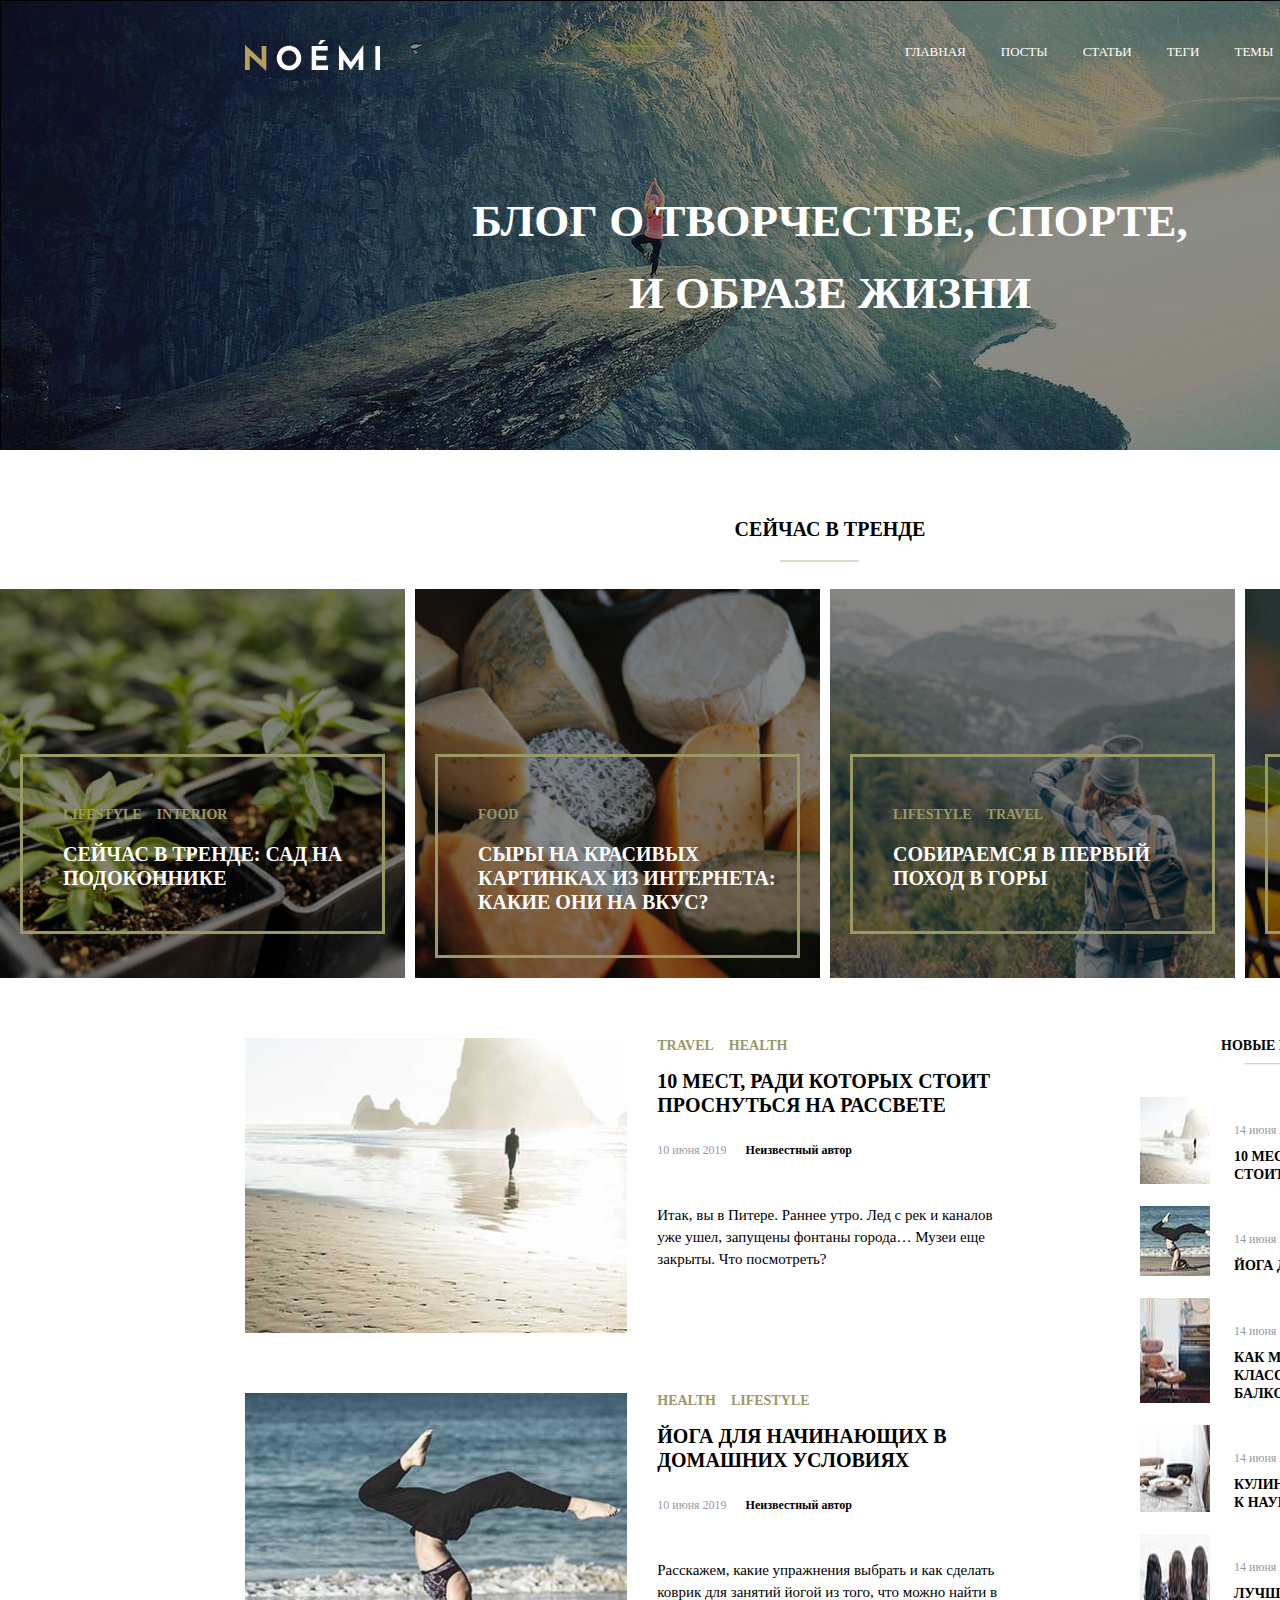
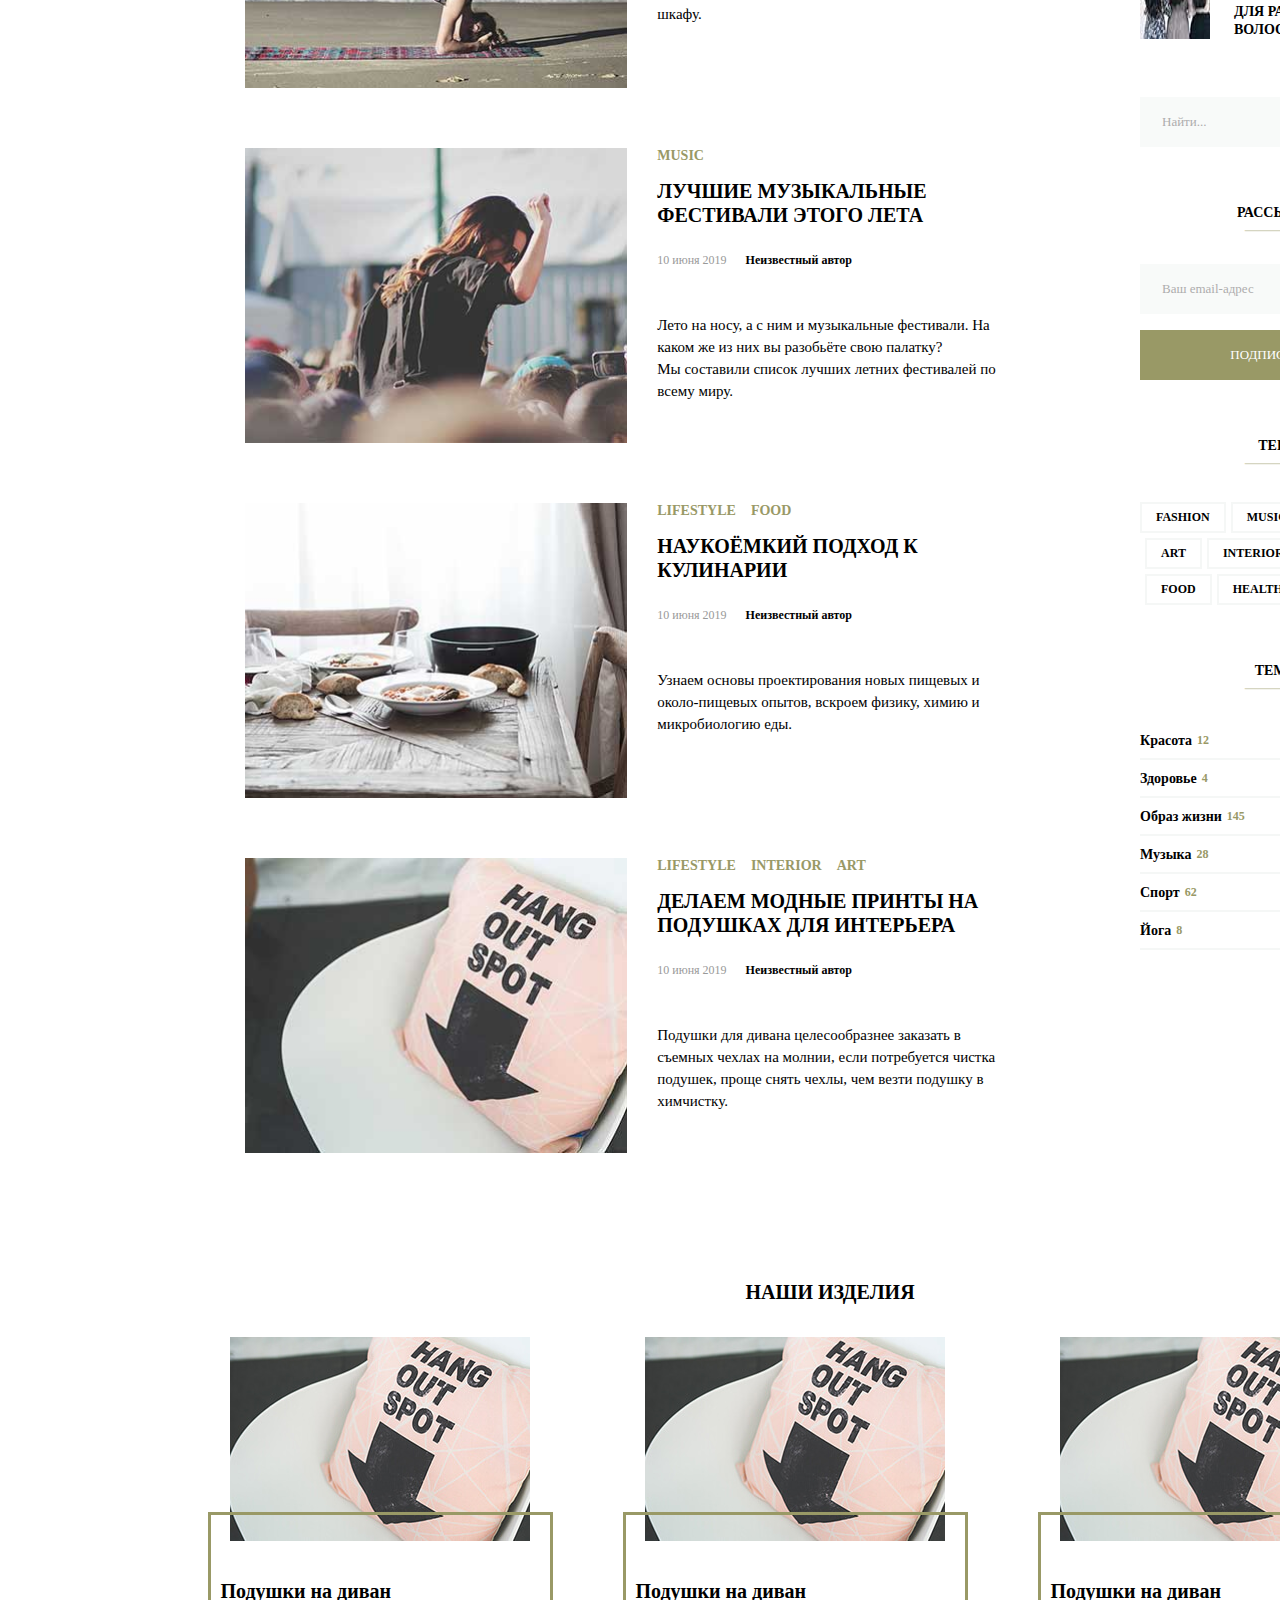
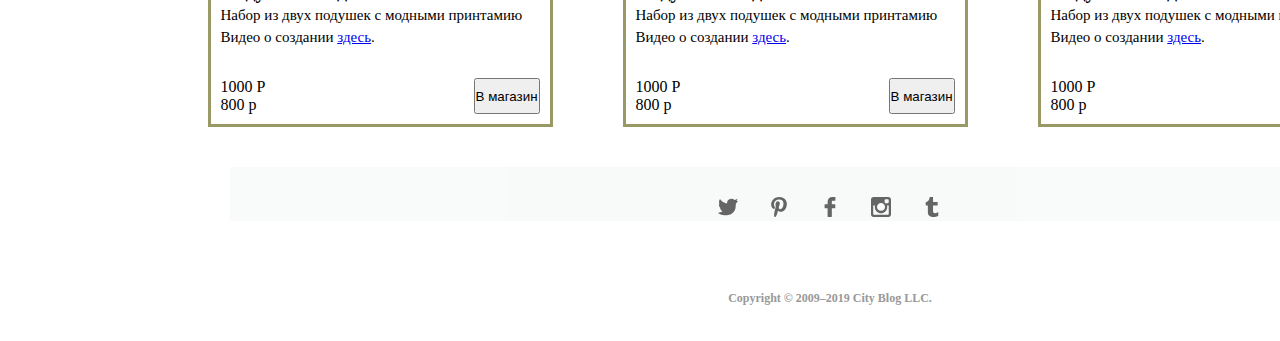
<file: index.html>
<!DOCTYPE html>
<html lang="ru">
  <head>
    <meta charset="UTF-8" />
    <meta name="viewport" content="width=device-width, initial-scale=1.0" />
    <meta
      name="Description"
      content="Автор: Ast8rix, NOEMI Блог о творчестве,спорте и образе жизни, Дипломный проект на курсе «HTML-вёрстка: с нуля до первого макета»"
    />
    <link rel="stylesheet" href="./css/style.css" />
    <title>Автор: Ast8rix, NOEMI Блог о творчестве,спорте и образе жизни</title>
  </head>
<body class="page">
<header class="header">
  <div class="header__container">
    <div class="header__logo">
      <img src="./svg/noemi-logo.svg" alt="логотип NOEMI">
    </div>
    <nav class="header__menu">
      <ul>
        <li class="header__menu-item">
          <a href="#">Главная</a>
        </li>
        <li class="header__menu-item">
          <a href="#">Посты</a>
        </li>
        <li class="header__menu-item">
          <a href="#">Статьи</a>
        </li>
        <li class="header__menu-item">
          <a href="#">Теги</a>
        </li>
        <li class="header__menu-item">
          <a href="#">Темы</a>
          </li>
        <li class="header__menu-item">
          <a href="#">Контакты</a>
          </li>
      </ul>
    </nav>
  </div>
  <h1 class="header__title">Блог о творчестве, спорте, и образе жизни</h1>
</header>

<section class="trends">
  <div class="trends__container">
    <h2 class="trends__title">
      Сейчас в тренде
    </h2>
    <div class="trends__cards">
      <div class="trends__card trends__card-one">
        <div class="trends__text">
          <ul class="trends__post-hashtags">
            <li>
              <a href="#" class="trends__post-hashtags-item">Lifestyle</a>
            </li>
            <li>
              <a href="#" class="trends__post-hashtags-item">Interior</a>
            </li>
          </ul>
          <h2 class="trends__post-title"><a href="#">Сейчас в тренде: сад 
            на подоконнике</a></h2>
        </div>
      </div>
      <div class="trends__card trends__card-two">
        <div class="trends__text">
          <ul class="trends__post-hashtags">
            <li>
              <a href="#" class="trends__post-hashtags-item">Food</a>
            </li>
          </ul>
          <h2 class="trends__post-title"><a href="#">сыры на красивых 
            картинках из интернета:
            какие они на вкус?</a></h2>
        </div>
      </div>
      <div class="trends__card trends__card-three">
        <div class="trends__text">
          <ul class="trends__post-hashtags">
            <li>
              <a href="#" class="trends__post-hashtags-item">lifestyle</a>
            </li>
            <li>
              <a href="#" class="trends__post-hashtags-item">Travel</a>
            </li>
          </ul>
          <h2 class="trends__post-title"><a href="#">Собираемся в первый поход в горы</a></h2>
        </div>
      </div>
      <div class="trends__card trends__card-four">
        <div class="trends__text">
          <ul class="trends__post-hashtags">
            <li>
              <a href="#" class="trends__post-hashtags-item">Food</a>
            </li>
            <li>
              <a href="#" class="trends__post-hashtags-item">Health</a>
            </li>
          </ul>
          <h2 class="trends__post-title"><a href="#">Сейчас в тренде: сколько витамина С в лимонах?</a></h2>
        </div>
      </div>
    </div>
  </div>
</section>

<section class="content">
  <main class="main">
    <article class="main__post">
      <img src="./images/last-post1.jpg" alt="пляж,океан, человек и скала" class="main__post-img">
      <div class="main__post-article">
        <div class="main__post-article-header">
          <ul class="main__post-hashtags">
            <li>
              <a href="#" class="main__post-hashtags-item">Travel</a>
            </li>
            <li>
              <a href="#" class="main__post-hashtags-item">Health</a>
            </li>
          </ul>
          <h2 class="main__post-title"><a href="#">10 мест, ради которых стоит проснуться на рассвете</a></h2>
          <span class="main__post-data">10 июня 2019</span>
          <span class="main__post-author">Неизвестный автор</span>
        </div>
        <p class="main__post-description">Итак, вы в Питере. Раннее утро. Лед с рек и каналов уже ушел, запущены фонтаны города… Музеи еще закрыты. Что посмотреть?</p>
      </div>
    </article>
    <article class="main__post">
      <img src="./images/last-post2.jpg" alt="девушка занимается йогой" class="main__post-img">
      <div class="main__post-article">
        <div class="main__post-article-header">
          <ul class="main__post-hashtags">
            <li>
              <a href="#" class="main__post-hashtags-item">Health</a>
            </li>
            <li>
              <a href="#" class="main__post-hashtags-item">Lifestyle</a>
            </li>
          </ul>
          <h2 class="main__post-title"><a href="#">ЙОга для начинающих в домашних условиях</a></h2>
          <span class="main__post-data">10 июня 2019</span>
          <span class="main__post-author">Неизвестный автор</span>
        </div>
        <p class="main__post-description">Расскажем, какие упражнения выбрать и как сделать коврик для занятий йогой из того, что можно найти в шкафу.</p>
      </div>
    </article>
    <article class="main__post">
      <img src="./images/last-post3.jpg" alt="люди на фестивале" class="main__post-img">
      <div class="main__post-article">
        <div class="main__post-article-header">
          <ul class="main__post-hashtags">
            <li>
              <a href="#" class="main__post-hashtags-item">Music</a>
            </li>
            <!-- <li>
              <a href="#" class="main__post-hashtags-item">Health</a>
            </li> -->
          </ul>
          <h2 class="main__post-title"><a href="#">Лучшие музыкальные фестивали этого лета</a></h2>
          <span class="main__post-data">10 июня 2019</span>
          <span class="main__post-author">Неизвестный автор</span>
        </div>
        <p class="main__post-description">Лето на носу, а с ним и музыкальные фестивали. На каком же из них вы разобьёте свою палатку?</p>
        <p class="main__post-description">Мы составили список лучших летних фестивалей по всему миру.</p>
      </div>
    </article>
    <article class="main__post">
      <img src="./images/last-post4.jpg" alt="утро, кухонный стол и завтрак" class="main__post-img">
      <div class="main__post-article">
        <div class="main__post-article-header">
          <ul class="main__post-hashtags">
            <li>
              <a href="#" class="main__post-hashtags-item">Lifestyle</a>
            </li>
            <li>
              <a href="#" class="main__post-hashtags-item">Food</a>
            </li>
          </ul>
          <h2 class="main__post-title"><a href="#">Наукоёмкий подход к кулинарии</a></h2>
          <span class="main__post-data">10 июня 2019</span>
          <span class="main__post-author">Неизвестный автор</span>
        </div>
        <p class="main__post-description">Узнаем основы проектирования новых пищевых и около-пищевых опытов, вскроем физику, химию и микробиологию еды.</p>
      </div>
    </article>
    <article class="main__post">
      <img src="./images/last-post5.jpg" alt="подушка с принтом" class="main__post-img">
      <div class="main__post-article">
        <div class="main__post-article-header">
          <ul class="main__post-hashtags">
            <li>
              <a href="#" class="main__post-hashtags-item">Lifestyle</a>
            </li>
            <li>
              <a href="#" class="main__post-hashtags-item">Interior</a>
            </li>
            <li>
              <a href="#" class="main__post-hashtags-item">Art</a>
            </li>
          </ul>
          <h2 class="main__post-title"><a href="#">делаем модные принты на подушках для интерьера </a></h2>
          <span class="main__post-data">10 июня 2019</span>
          <span class="main__post-author">Неизвестный автор</span>
        </div>
        <p class="main__post-description">Подушки для дивана целесообразнее заказать в съемных чехлах на молнии, если потребуется чистка подушек, проще снять чехлы, чем везти подушку в химчистку.</p>
      </div>
    </article>
    <!-- <article class="main__post">
      <img src="./images/last-post1.jpg" alt="люди на скале" class="main__post-img">
      <div class="main__post-article">
        <div class="main__post-article-header">
          <ul class="main__post-hashtags">
            <li>
              <a href="#" class="main__post-hashtags-item">Travel</a>
            </li>
            <li>
              <a href="#" class="main__post-hashtags-item">Lifestyle</a>
            </li>
          </ul>
          <h2 class="main__post-title"><a href="#">Как первый раз отправиться в горы?</a></h2>
          <span class="main__post-data">10 июня 2019</span>
          <span class="main__post-author">Неизвестный автор</span>
        </div>
        <p class="main__post-description">Для начала нужно определиться, в каком формате пройдёт ваше путешествие. Это зависит от многих факторов, не только от ваших желаний и интересов.</p>
      </div>
    </article>
    <article class="main__post">
      <img src="./images/last-post4.jpg" alt="утро, кухонный стол и завтрак" class="main__post-img">
      <div class="main__post-article">
        <div class="main__post-article-header">
          <ul class="main__post-hashtags">
            <li>
              <a href="#" class="main__post-hashtags-item">Lifestyle</a>
            </li>
            <li>
              <a href="#" class="main__post-hashtags-item">Food</a>
            </li>
          </ul>
          <h2 class="main__post-title"><a href="#">Наукоёмкий подход к кулинарии</a></h2>
          <span class="main__post-data">10 июня 2019</span>
          <span class="main__post-author">Неизвестный автор</span>
        </div>
        <p class="main__post-description">Узнаем основы проектирования новых пищевых и около-пищевых опытов, вскроем физику, химию и микробиологию еды.</p>
      </div>
    </article> -->
    </main>
    <aside class="side__bar">
      <section class="side__posts">
        <div class="side__posts-header">
          <h3 class="side__posts-name">Новые посты</h3>
        </div>
        <article class="side__post-article">
          <img src="./images/2.jpg" alt="пляж,океан, человек и скала" class="side__post-img">
          <div class="side__post-article-list">
            <span class="side__post-data">14 июня 2019</span>
            <a href="#" class="side__post-title">10 мест, ради которых
              стоит проснуться</a>
          </div>
        </article>
        <article class="side__post-article">
          <img src="./images/151.jpg" alt="девушка занимается йогой" class="side__post-img">
          <div class="side__post-article-list">
            <span class="side__post-data">14 июня 2019</span>
            <a href="#" class="side__post-title">Йога для домашних</a>
          </div>
        </article>
        <article class="side__post-article">
          <img src="./images/45.jpg" alt="балкон гостинная" class="side__post-img">
          <div class="side__post-article-list">
            <span class="side__post-data">14 июня 2019</span>
            <a href="#" class="side__post-title">как мы превратили классное место в балкон</a>
          </div>
        </article>
        <article class="side__post-article">
          <img src="./images/501.jpg" alt="утро, кухонный стол и завтрак" class="side__post-img">
          <div class="side__post-article-list">
            <span class="side__post-data">14 июня 2019</span>
            <a href="#" class="side__post-title">Кулинарный подход к науке</a>
          </div>
        </article>
        <article class="side__post-article">
          <img src="./images/7.jpg" alt="девушки с распущенными волосами" class="side__post-img">
          <div class="side__post-article-list">
            <span class="side__post-data">14 июня 2019</span>
            <a href="#" class="side__post-title">лучшие прически для распущенных волос</a>
          </div>
        </article>
      </section>
      <section class="side__posts">
        <form class="search__section">
          <label class="search__section-group">
            <span class="search__hint visually__hiden">Не можете найти? Воспользуйтесь поиском</span>
            <input type="text" class="search__section-group-field" name="query" placeholder="Найти..." required>
          </label>
          <button class="search__button"></button>
        </form>
      </section>
      <section class="side__posts">
        <div class="side__posts-header">
          <h3 class="side__posts-name">Рассылка</h3>
        </div>
        <form class="form__group">
          <label class="field__group">
            <span class="search__hint visually__hiden">Введите Ваш электронный адрес</span>
            <input type="email" class="field__email-address" placeholder="Ваш email-адрес" required>
          </label>
          <button class="field__button">Подписаться</button>
        </form>
      </section>
      <section class="side__posts">
        <div class="side__posts-header">
          <h3 class="side__posts-name">Теги</h3>
        </div>
        <div class="tags__container">
          <a href="#" class="tags__item">Fashion</a>
          <a href="#" class="tags__item">Music</a>
          <a href="#" class="tags__item">Lifestyle</a>
          <a href="#" class="tags__item">Art</a>
          <a href="#" class="tags__item">Interior</a>
          <a href="#" class="tags__item">Travel</a>
          <a href="#" class="tags__item">Food</a>
          <a href="#" class="tags__item">Health</a>
        </div>
      </section>
      <section class="side__posts">
        <div class="side__posts-header">
          <h3 class="side__posts-name">Темы</h3>
        </div>
        <div class="categories__container">
          <a href="#0" class="categories__item">Красота</a>
          <span class="categories__item-number">12</span>
        </div>
        <div class="categories__container">
          <a href="#0" class="categories__item">Здоровье</a>
          <span class="categories__item-number">4</span>
        </div>
        <div class="categories__container">
          <a href="#0" class="categories__item">Образ жизни</a>
          <span class="categories__item-number">145</span>
        </div>
        <div class="categories__container">
          <a href="#0" class="categories__item">Музыка</a>
          <span class="categories__item-number">28</span>
        </div>
        <div class="categories__container">
          <a href="#0" class="categories__item">Спорт</a>
          <span class="categories__item-number">62</span>
        </div>
        <div class="categories__container">
          <a href="#0" class="categories__item">Йога</a>
          <span class="categories__item-number">8</span>
        </div>
      </section>
    </aside>
  </section>

  <section class="shop">
    <div class="shop__container">
      <h2 class="trends__title">
        Наши изделия
      </h2>
      <div class="shop__cards">
        <div class="shop__card">
          <img src="/images/shop-item-desk1.jpg" alt="" class="shop__item">
          <div class="shop__caption">
            <h3 class="shop__subtitle">
              Подушки на диван
            </h3>
            <p class="shop__text">
              Набор из двух подушек с модными принтамию Видео о создании <a href="#0">здесь</a>.
            </p>
            <div class="shop__price">
              <div>
                  <span>
                1000 Р
                  </span>
                  <span>
                800 р
                  </span>
            </div>
              <button>
                В магазин
              </button>
            </div>
          </div>
        </div>
        <div class="shop__card">
          <img src="/images/shop-item-desk1.jpg" alt="" class="shop__item">
          <div class="shop__caption">
            <h3 class="shop__subtitle">
              Подушки на диван
            </h3>
            <p class="shop__text">
              Набор из двух подушек с модными принтамию Видео о создании <a href="#0">здесь</a>.
            </p>
            <div class="shop__price">
              <div>
                  <span>
                1000 Р
                  </span>
                  <span>
                800 р
                  </span>
            </div>
              <button>
                В магазин
              </button>
            </div>
          </div>
        </div>
        <div class="shop__card">
          <img src="/images/shop-item-desk1.jpg" alt="" class="shop__item">
          <div class="shop__caption">
            <h3 class="shop__subtitle">
              Подушки на диван
            </h3>
            <p class="shop__text">
              Набор из двух подушек с модными принтамию Видео о создании <a href="#0">здесь</a>.
            </p>
            <div class="shop__price">
              <div>
                  <span>
                1000 Р
                  </span>
                  <span>
                800 р
                  </span>
            </div>
              <button>
                В магазин
              </button>
            </div>
          </div>
        </div>
      </div>
    </div>
  </section>

  <footer class="footer">
    <address class="footer__container">
      <ul class="footer__social-list">
        <li class="footer__social-item">
          <a href="#0" class="footer__social-link twitter">
            <span class="footer__social-text visually__hiden">twitter</span>
          </a>
        </li>
        <li class="footer__social-item">
          <a href="#0" class="footer__social-link printerest">
            <span class="footer__social-text visually__hiden">printerest</span>
          </a>
        </li>
        <li class="footer__social-item">
          <a href="#0" class="footer__social-link facebook">
            <span class="footer__social-text visually__hiden">facebook</span>
          </a>
        </li>
        <li class="footer__social-item">
          <a href="#0" class="footer__social-link instagram">
            <span class="footer__social-text visually__hiden">instagram</span>
          </a>
        </li>
        <li class="footer__social-item">
          <a href="#0" class="footer__social-link tumblr">
            <span class="footer__social-text visually__hiden">tumblr</span>
          </a>
        </li>
      </ul>
    </address>
    <a href="#0" class="footer__copyright">Copyright © 2009–2019 City Blog LLC.</a>
  </footer>
</body>
</html>
</file>
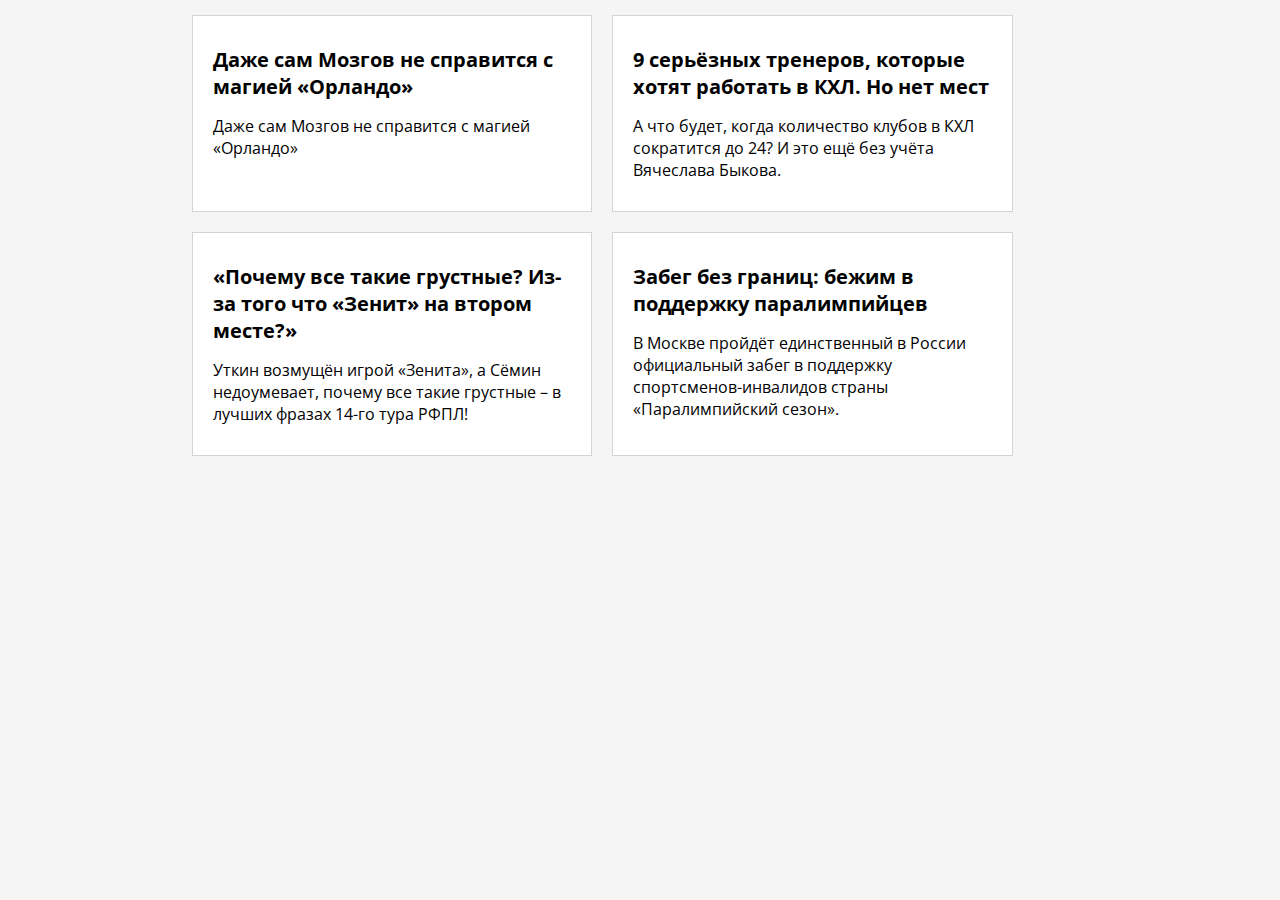
<file: 1.2.fluid-images/news/index.html>
<!DOCTYPE html>
<html lang="ru">
<head>
    <meta charset="UTF-8">
    <meta name="viewport" content="width=device-width, initial-scale=1.0">
    <meta http-equiv="X-UA-Compatible" content="ie=edge">
    <title>MQ–1.2. Задача 1 — Новостные карточки</title>
    <link rel="stylesheet" href="https://fonts.googleapis.com/css?family=Open+Sans:300,400">
    <link rel="stylesheet" href="./css/news-common.css">
    <link rel="stylesheet" href="./css/news.css">
    <link rel="shortcut icon" href="../../favicon.ico" type="image/x-icon">
</head>
<body>
<div class="container">
    <article class="card">
        <h3 class="card__title">Даже сам Мозгов не справится с магией «Орландо»</h3>
        <div class="card__description">
            <p>Даже сам Мозгов не справится с магией «Орландо»</p>
        </div>
    </article>
    <article class="card">
        <h3 class="card__title">9 серьёзных тренеров, которые хотят работать в КХЛ. Но нет мест</h3>
        <div class="card__description">
            <p>А что будет, когда количество клубов в КХЛ сократится до 24? И это ещё без учёта Вячеслава Быкова.</p>
        </div>
    </article>
    <article class="card">
        <h3 class="card__title">«Почему все такие грустные? Из-за того что «Зенит» на втором месте?»</h3>
        <div class="card__description">
            <p>Уткин возмущён игрой «Зенита», а Сёмин недоумевает, почему все такие грустные – в лучших фразах 14-го
                тура РФПЛ!</p>
        </div>
    </article>
    <article class="card">
        <h3 class="card__title">Забег без границ: бежим в поддержку паралимпийцев</h3>
        <div class="card__description">
            <p>В Москве пройдёт единственный в России официальный забег в поддержку спортсменов-инвалидов страны
                «Паралимпийский сезон».</p>
        </div>
    </article>
</div>
</body>
</html>
</file>
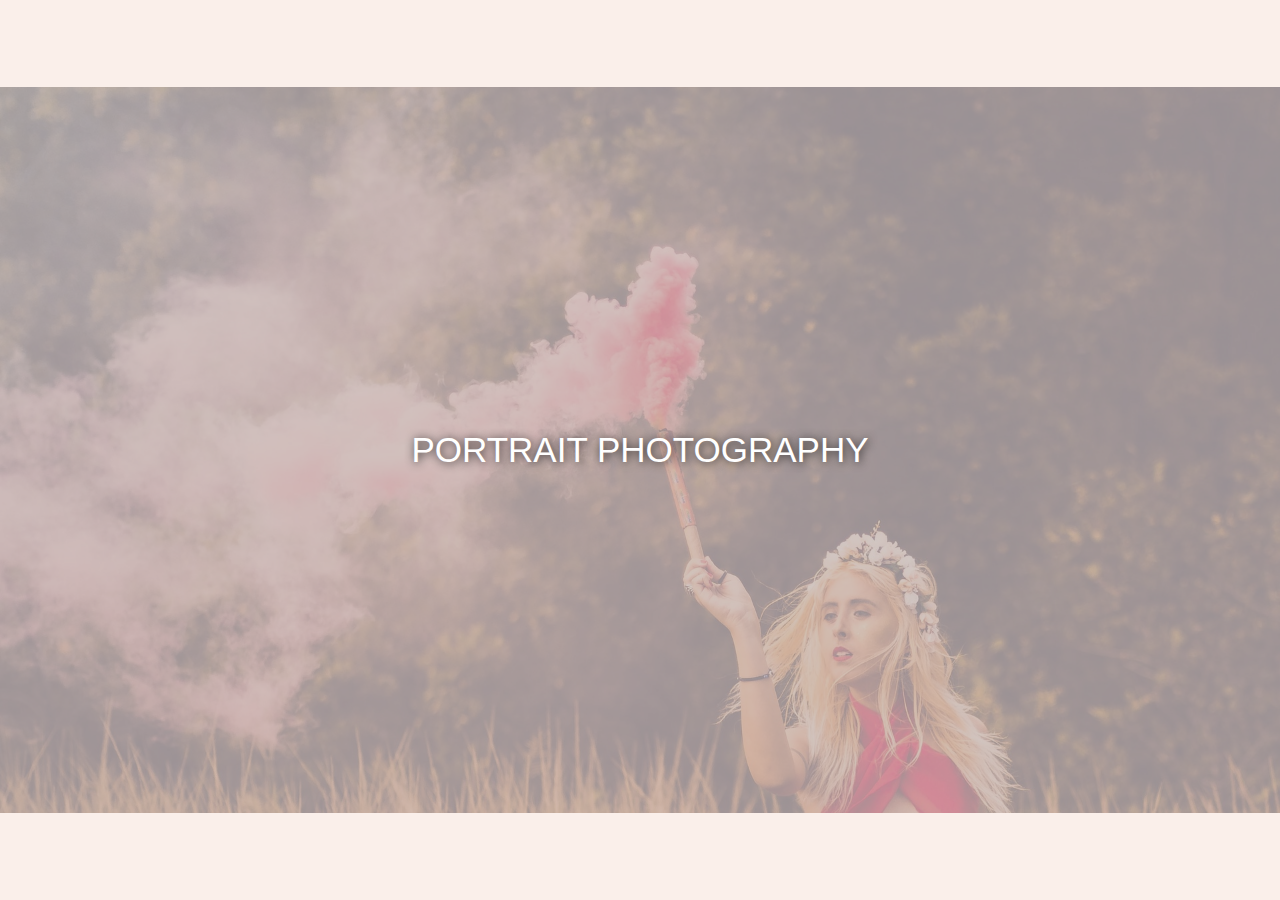
<file: 1.2.fluid-images/portrait/index.html>
<!DOCTYPE html>
<html lang="ru">
<head>
    <meta charset="UTF-8">
    <meta name="viewport" content="width=device-width, initial-scale=1.0">
    <meta http-equiv="X-UA-Compatible" content="ie=edge">
    <title>MQ–1.2. Задача 2 — Портрет</title>
    <link rel="stylesheet" href="./css/portrait-common.css">
    <link rel="stylesheet" href="./css/portrait.css">
    <link rel="shortcut icon" href="../../favicon.ico" type="image/x-icon">
</head>
<body>
<div class="page">
    <div class="container">
        <img src="./img/poster.jpg" class="poster" alt="Портрет девушки">
        <span class="caption">Portrait Photography</span>
    </div>
</div>
</body>
</html>
</file>
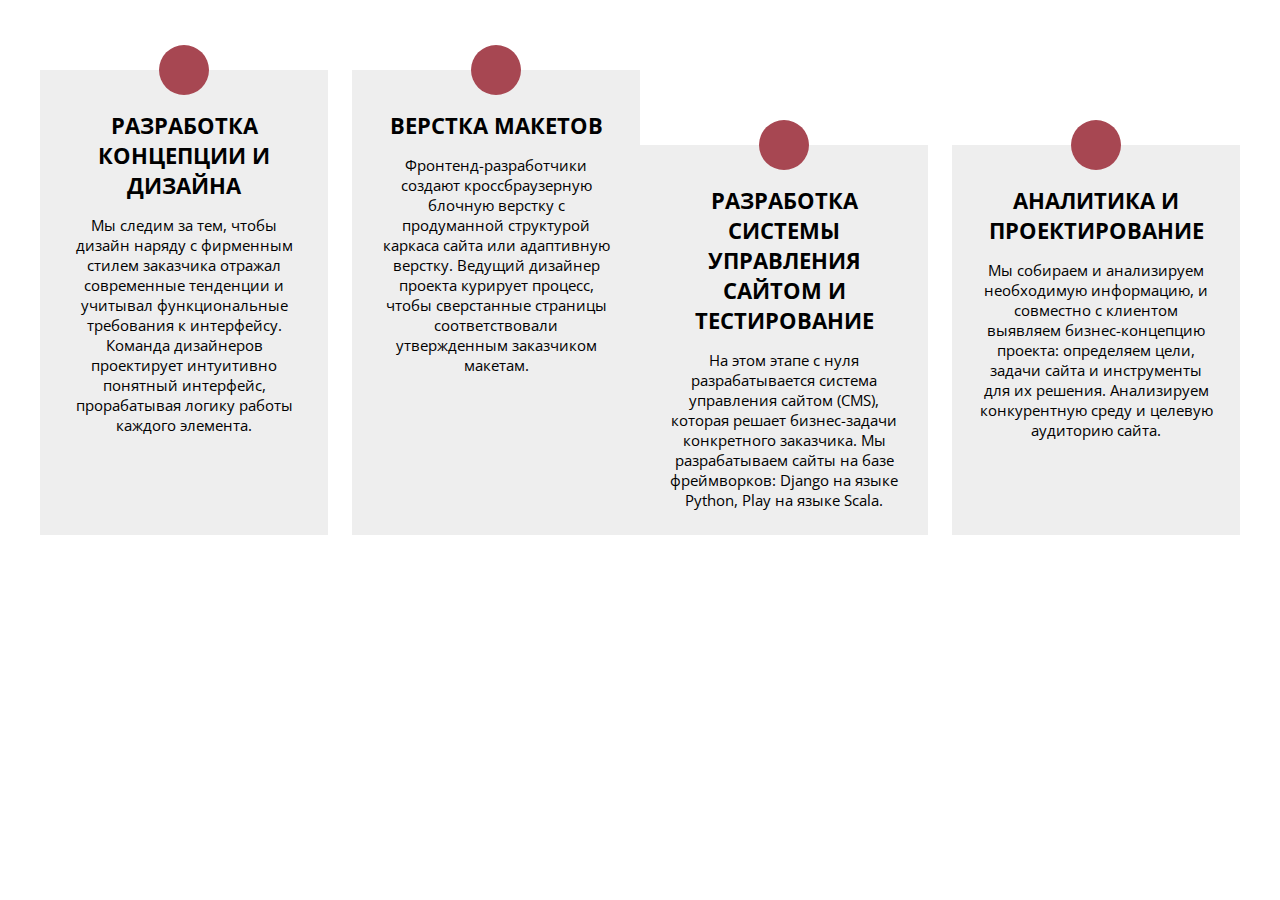
<file: 2.1.media-types/services/index.html>
<!DOCTYPE html>
<html lang="ru">
<head>
    <meta charset="UTF-8">
    <meta name="viewport" content="width=device-width, initial-scale=1.0">
    <meta http-equiv="X-UA-Compatible" content="ie=edge">
    <title>MQ-2.1.Задача 1 - Услуги компании</title>
    <link rel="stylesheet" href="https://fonts.googleapis.com/css?family=Open+Sans:400,700">
    <link rel="stylesheet" href="css/services-common.css">
    <link rel="stylesheet" href="css/services.css">
    <link rel="shortcut icon" href="../../favicon.ico" type="image/x-icon">

</head>
<body>
<div class="services">
    <article class="service service_design">
        <h4 class="service__name">Разработка концепции и дизайна</h4>
        <div class="service__description">
            <p>Мы следим за тем, чтобы дизайн наряду с фирменным стилем заказчика отражал современные тенденции и учитывал функциональные требования к интерфейсу. Команда дизайнеров проектирует интуитивно понятный интерфейс, прорабатывая логику работы каждого элемента.</p>
        </div>
    </article>
    <article class="service service_html5">
        <h4 class="service__name">Верстка макетов</h4>
        <div class="service__description">
            <p>Фронтенд-разработчики создают кроссбраузерную блочную верстку с продуманной структурой каркаса сайта или адаптивную верстку. Ведущий дизайнер проекта курирует процесс, чтобы сверстанные страницы соответствовали утвержденным заказчиком макетам.</p>
        </div>
    </article>
    <article class="service service_backend">
        <h4 class="service__name">Разработка системы управления сайтом и тестирование</h4>
        <div class="service__description">
            <p>На этом этапе с нуля разрабатывается система управления сайтом (CMS), которая решает бизнес-задачи конкретного заказчика. Мы разрабатываем сайты на базе фреймворков: Django на языке Python, Play на языке Scala.</p>
        </div>
    </article>
    <article class="service service_analytics">
        <h4 class="service__name">Аналитика и проектирование</h4>
        <div class="service__description">
            <p>Мы собираем и анализируем необходимую информацию, и совместно с клиентом выявляем бизнес-концепцию проекта: определяем цели, задачи сайта и инструменты для их решения. Анализируем конкурентную среду и целевую аудиторию сайта.</p>
        </div>
    </article>
</div>
</body>
</html>
</file>
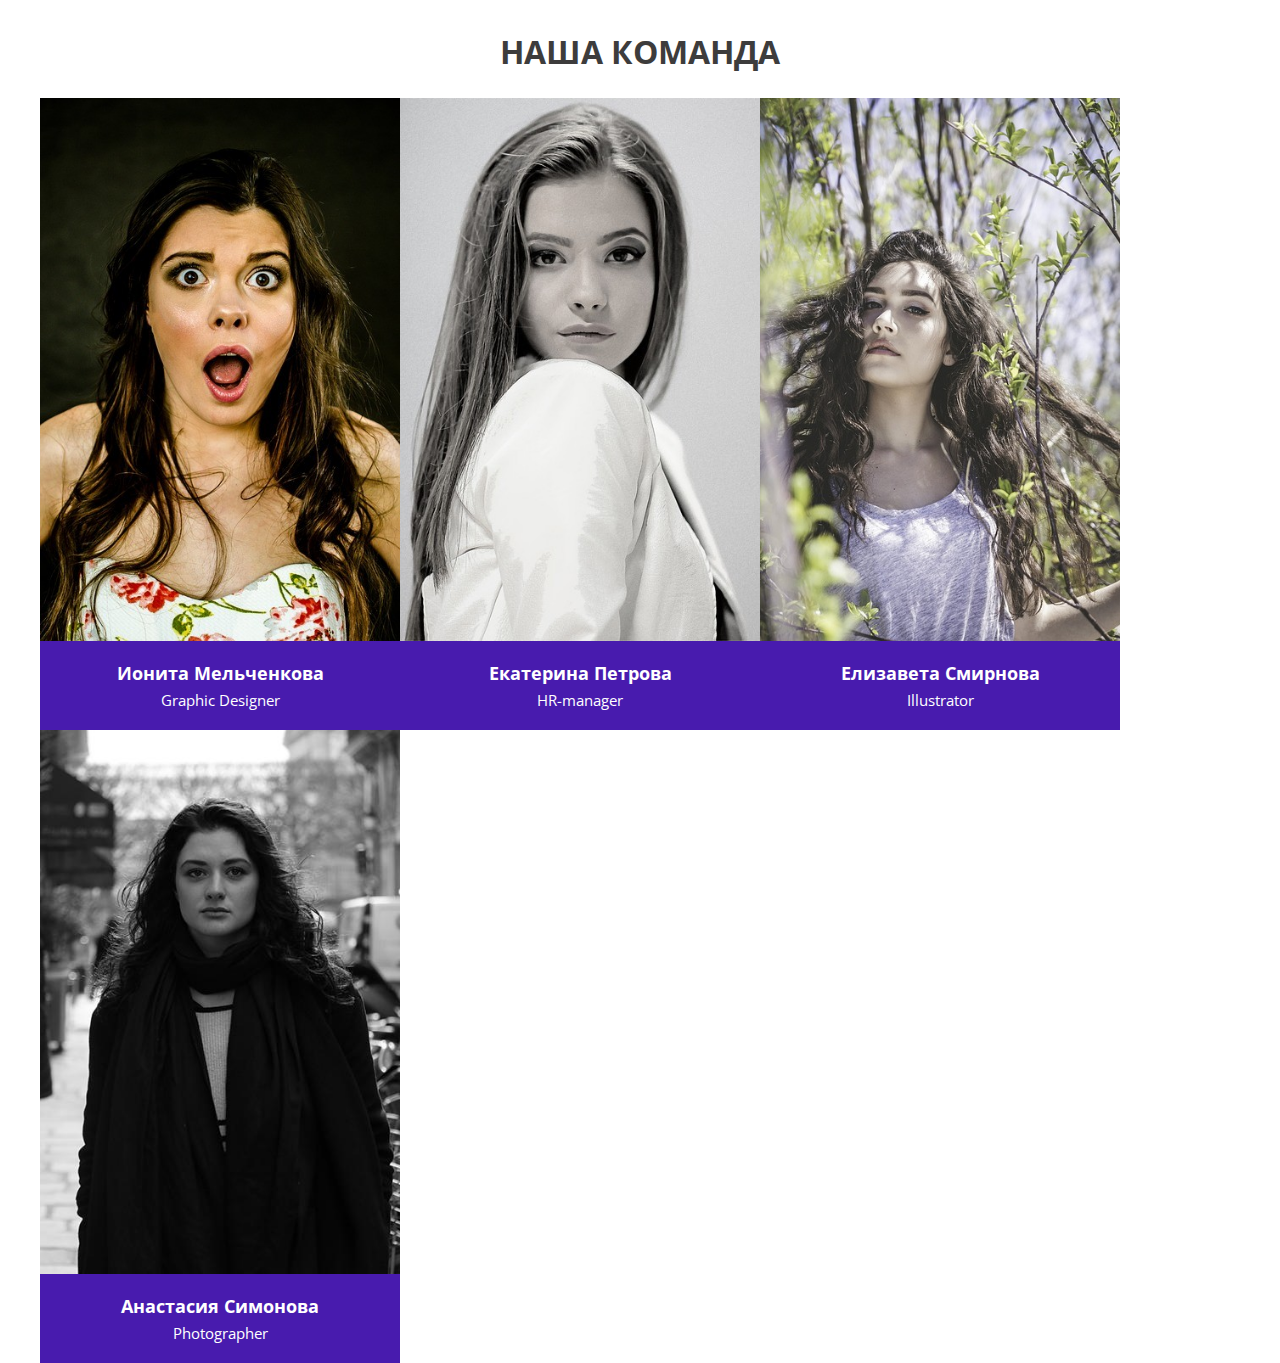
<file: 2.1.media-types/team/index.html>
<!DOCTYPE html>
<html lang="ru">
<head>
    <meta charset="UTF-8">
    <meta name="viewport" content="width=device-width, initial-scale=1.0">
    <meta http-equiv="X-UA-Compatible" content="ie=edge">
    <title>MQ-2.1. Задача 2 - Команда</title>
    <link rel="stylesheet" href="https://fonts.googleapis.com/css?family=Open+Sans:400,700">
    <link rel="stylesheet" href="css/team-common.css">
    <link rel="stylesheet" href="css/team.css">
    <link rel="shortcut icon" href="../../favicon.ico" type="image/x-icon">
</head>
<body>
<section class="team">
    <div class="container">
        <h2 class="title">Наша Команда</h2>
        <div class="team__container">
            <article class="team__item">
                <div class="team__preview">
                    <img src="img/girl2_424x640.jpg"
                         class="team__avatar"
                         alt="The demo photo">
                </div>
                <div class="team__content">
                    <h3 class="team__name">Ионита Мельченкова</h3>
                    <span class="team__post">Graphic Designer</span>
                </div>
            </article>
            <article class="team__item">
                <div class="team__preview">
                    <img src="img/girl3_424x640.jpg"
                         class="team__avatar"
                         alt="The demo photo">
                </div>
                <div class="team__content">
                    <h3 class="team__name">Екатерина Петрова</h3>
                    <span class="team__post">HR-manager</span>
                </div>
            </article>
            <article class="team__item">
                <div class="team__preview">
                    <img src="img/girl4_424x640.jpg"
                         class="team__avatar"
                         alt="The demo photo">
                </div>
                <div class="team__content">
                    <h3 class="team__name">Елизавета Смирнова</h3>
                    <span class="team__post">Illustrator</span>
                </div>
            </article>
            <article class="team__item">
                <div class="team__preview">
                    <img src="img/girl5_424x640.jpg"
                         class="team__avatar"
                         alt="The demo photo">
                </div>
                <div class="team__content">
                    <h3 class="team__name">Анастасия Симонова</h3>
                    <span class="team__post">Photographer</span>
                </div>
            </article>
        </div>
    </div>
</section>
</body>
</html>
</file>
<file: css/style.css>
* {
  padding: 0;
  margin: 0;
}

.page {
  width: 1660px;
  margin: 0 auto;
}
/*Block HEADER*/
.header {
  background-image: url(/images/banner-bg.jpg);
  background-repeat: no-repeat;
  background-size: cover;
  min-height: 450px;
  background-color: #000000;
  position: relative;
  top: 0;
  left: 0;
  right: 0;
  bottom: 0;
}

.header::after {
  content: "";
  background-color: #000000;
  position: absolute;
  top: 0;
  left: 0;
  right: 0;
  bottom: 0;
  opacity: 0.45;
}

.header__container {
  max-width: 1200px; /* максимальная ширина страницы */
  padding: 40px 15px 0px 15px; /* внутренние отступы */
  margin: 0 auto; /* выравнивание по центру */
  box-sizing: border-box;
  display: flex; /* выравниваем элементы по центру */
  justify-content: space-between; /* выравниваем элементы по горизонтали - крайние элементы прижимаются к краям родителя, оставшиеся выстраиваются внутри контейнера равномерно, так, чтобы между ними были одинаковые отступы.*/
  align-items: center; /* выравниваем элементы по вертикали - элементы выстраиваются по центру поперечной оси*/
}

.header__logo {
  width: 185px; /* ширина блока*/
  z-index: 1;
  position: relative;
}

.header__menu {
  margin-left: 525px;
  z-index: 1;
  position: relative;
}

.header__menu ul {
  list-style: none;
  display: flex;
  margin: 0;
  padding: 0 0 12px 0;
}

.header__menu-item {
  margin-right: 35px;
}

.header__menu-item:hover {
  opacity: 0.6;
  cursor: pointer;
}

.header__menu-item a {
  font-size: 13px;
  color: #ffffff;
  text-decoration: none;
  text-transform: uppercase;
}

.header__title {
  max-width: 740px;
  font-family: inherit;
  color: #ffffff;
  position: relative;
  z-index: 1;
  text-align: center;
  margin: 0 auto;
  padding-top: 110px;
  font-size: 45px;
  line-height: 1.6;
  font-weight: bold;
  text-transform: uppercase;
}

/*Block trends*/
.trends {
  padding-top: 65px;
}

.trends__container {
  position: relative;
  max-width: 1660px; /* максимальная ширина страницы */
  margin: 0 auto; /* выравнивание по центру */
  box-sizing: border-box;
  display: flex; /* выравниваем элементы по центру */
  flex-direction: column;
  justify-content: space-between; /* выравниваем элементы по горизонтали - крайние элементы прижимаются к краям родителя, оставшиеся выстраиваются внутри контейнера равномерно, так, чтобы между ними были одинаковые отступы.*/
  align-items: center; /* выравниваем элементы по вертикали - элементы выстраиваются по центру поперечной оси*/
}

.trends__title {
  font-size: 20px;
  color: #000000;
  font-weight: bold; 
  text-transform: uppercase;
  line-height: 29.15px; 
}

.trends__title::after {
  content: " ______ ";
  margin-right: auto;
  margin-left: auto;
  display: block;
  font-size: 26px;
  color: #999966;
  opacity: 0.4;
  position: absolute;
  top: 20px;
  left: 47%;
}

.trends__cards {
  display: flex;
  width: 1660px;
  padding-top: 45px;
}

.trends__card {
  display: block;
  width: 25%;
  min-height: 320px;
  margin-right: 10px;
  position: relative;
  top: 0;
  left: 0;
  right: 0;
  bottom: 0;
}

.trends__card-one {
  background-image: url(/images/trend1.jpg);
  background-repeat: no-repeat;
  background-size: cover;
  background-color: #000000;
  box-sizing: border-box;
}

.trends__card-two {
  background-image: url(/images/trend2.jpg);
  background-repeat: no-repeat;
  background-size: cover;
  background-color: #000000;
  box-sizing: border-box;
}

.trends__card-three {
  background-image: url(/images/trend3.jpg);
  background-repeat: no-repeat;
  background-size: cover;
  background-color: #000000;
  box-sizing: border-box;
}

.trends__card-four {
  background-image: url(/images/trend4.jpg);
  background-repeat: no-repeat;
  background-size: cover;
  background-color: #000000;
  box-sizing: border-box;
}

.trends__card:nth-last-of-type {
  margin-right: 0;
}

.trends__card::after {
  content: "";
  background-color: #000000;
  position: absolute;
  top: 0;
  left: 0;
  right: 0;
  bottom: 0;
  opacity: 0.45;
}

.trends__text {
  display: inline-block;
  width: auto;
  /* width: 370px;
  height: 140px; */
  border: 3px solid #999966;
  margin: 165px 20px 20px 20px;
  position: relative;
  z-index: 10;
}

.trends__post-hashtags {
  font-family: inherit;
  font-weight: bold;
  font-size: 14px;
  text-transform: uppercase;
  color: #999966;
  list-style-type: none;
  display: flex;
  justify-content: flex-start;
  padding-top: 50px;
  padding-left: 40px;
  padding-bottom: 20px;
  margin: 0;
  position: relative;
  z-index: 11;
}

.trends__post-hashtags-item {
  text-decoration: none;
  font-family: inherit;
  font-weight: bold;
  font-size: 14px;
  text-transform: uppercase;
  color: #999966;
  margin-right: 15px;
}

.trends__post-hashtags-item:nth-last-of-type(2) {
  margin-right: 0;
}

.trends__post-title {
  font-size: 20px;
  color: #ffffff;
  font-weight: bold;
  text-transform: uppercase;
  line-height: 23.99px;
  text-align: left;
  padding-left: 40px;
  padding-bottom: 40px;
}

.trends__post-title a {
  text-decoration: none;
  color: #ffffff;
}

/*BLock content*/
.content {
  width: 1200px;
  margin-top: 60px;
  margin-left: auto;
  margin-right: auto;
  padding-left: 15px;
  padding-right: 15px;
  display: flex;
  flex-wrap: wrap;
  box-sizing: border-box;
}

.main {
  width: 775px;
  box-sizing: border-box;
}

.main__post {
  display: flex;
  margin-bottom: 60px;
}

.main__post-img {
  height: 295px;
}

.main__post-article {
  margin-left: 30px;
}

.main__post-article-header {
  padding-bottom: 46px;
}

.main__post-hashtags {
  font-family: inherit;
  font-weight: bold;
  font-size: 14px;
  text-transform: uppercase;
  color: #999966;
  list-style-type: none;
  display: flex;
  justify-content: flex-start;
  padding: 0;
  margin: 0;
}

.main__post-hashtags-item {
  text-decoration: none;
  font-family: inherit;
  font-weight: bold;
  font-size: 14px;
  text-transform: uppercase;
  color: #999966;
  margin-right: 15px;
}

.main__post-hashtags-item:nth-last-of-type(2) {
  margin-right: 0;
}

.main__post-title a {
  display: block;
  margin-top: 15px;
  text-decoration: none;
  font-family: inherit;
  font-weight: bold;
  font-size: 20px;
  line-height: 24px;
  text-transform: uppercase;
  color: #000000;
  text-decoration: none;
}

.main__post-data {
  color: #999999;
  display: inline-block;
  margin-top: 26px;
  font-family: inherit;
  font-size: 12px;
}

.main__post-author {
  margin-left: 15px;
  font-weight: bold;
  color: #000000;
  display: inline-block;
  margin-top: 26px;
  font-family: inherit;
  font-size: 12px;
}

.main__post-description {
  font-family: inherit;
  font-size: 15px;
  line-height: 22px;
}

.side__bar {
  max-width: 275px;
  margin-left: 120px;
}

.side__posts {
  display: block;
}

.side__posts:nth-child(n + 2) {
  margin-top: 58px;
}

.side__posts-header {
  margin-bottom: 43px;
  position: relative;
}

.side__posts-header::after {
  content: " ______ ";
  margin-right: auto;
  margin-left: auto;
  display: block;
  font-size: 26px;
  color: #999966;
  opacity: 0.4;
  position: absolute;
  top: 0;
  left: 105px;
}

.side__posts-name {
  margin-top: 0;
  text-align: center;
  font-size: 14px;
  font-weight: bold;
  color: #000000;
  text-transform: uppercase;
}

.side__post-article {
  display: flex;
  box-sizing: border-box;
}

.side__post-article:nth-child(n + 2) {
  margin-top: 22px;
}

.side__post-img {
  max-width: 70px;
}

.side__post-article-list {
  margin-left: 24px;
}

.side__post-data {
  color: #999999;
  margin-top: 26px;
  font-family: inherit;
  font-size: 12px;
}

.side__post-title {
  display: block;
  font-family: inherit;
  font-size: 14px;
  font-weight: bold;
  line-height: 18px;
  text-transform: uppercase;
  text-decoration: none;
  color: #000000;
  margin-top: 10px;
}

.side__post-title:hover {
  opacity: 0.4;
  cursor: pointer;
  color: #999966;
}

.search__section {
  position: relative;
}

.visually__hiden {
  position: absolute;
  width: 1px;
  height: 1px;
  clip: rect(1px, 1px, 1px, 1px);
}

.search__section-group-field {
  width: 100%;
  height: 50px;
  padding: 20px;
  box-sizing: border-box;
  vertical-align: middle;
  border: 2px solid #f5f7f6;
  background-color: #f5f7f6;
  font-family: inherit;
  font-size: 13px;
  opacity: 0.6;
}

.search__button {
  width: 50px;
  height: 50px;
  box-sizing: border-box;
  position: absolute;
  top: 0;
  right: 0;
  border: 2px solid #999966;
  background-color: #999966;
  background-image: url(/svg/search.svg);
  background-repeat: no-repeat;
  background-size: 18px;
  background-position: center center;
}

.search__button:hover {
  cursor: pointer;
  opacity: 0.8;
}

.field__email-address {
  width: 100%;
  height: 50px;
  padding: 20px;
  box-sizing: border-box;
  vertical-align: middle;
  border: 2px solid #f5f7f6;
  background-color: #f5f7f6;
  font-family: inherit;
  font-size: 13px;
  opacity: 0.6;
}

.field__button {
  display: block;
  width: 100%;
  height: 50px;
  margin-top: 16px;
  box-sizing: border-box;
  border: 2px solid #999966;
  background-color: #999966;
  font-family: inherit;
  font-size: 13px;
  color: #ffffff;
  text-transform: uppercase;
}

.field__button:hover {
  cursor: pointer;
  opacity: 0.8;
}

.tags__container {
  display: flex;
  flex-wrap: wrap;
  justify-content: flex-start;
}

.tags__item {
  display: block;
  border: 2px solid #f5f7f6;
  padding: 6px 14px;
  margin-top: 5px;
  text-decoration: none;
  font-family: inherit;
  font-size: 12px;
  font-weight: bold;
  color: #000000;
  text-transform: uppercase;
}

.tags__item:nth-child(n +2) {
  margin-left: 5px;
}

.tags__item:hover {
  cursor: pointer;
  opacity: 0.8;
}

.categories__container {
  display: flex;
  border-bottom: 2px solid #f5f7f6;
}

.categories__container:nth-child(n + 2) {
  padding-top: 11px;
}

.categories__item {
  display: block;
  padding-bottom: 9px;
  text-decoration: none;
  font-family: inherit;
  font-size: 14px;
  font-weight: bold;
  color: #000000;
}


.categories__item:hover {
  cursor: pointer;
  opacity: 0.8;
}

.categories__item-number {
  margin-left: 5px;
  font-size: 12px;
  font-weight: bold;
  color: #999966;
}

/*Block shop*/
.shop {
  padding-top: 65px;
  max-width: 1200px;
  margin-left: auto;
  margin-right: auto;
}

.shop__container {
  max-width: 1170px;
  margin-left: auto;
  margin-right: auto;
  display: flex;
  flex-direction: column;
  justify-content: center;
  align-items: center;
}

.shop__cards {
  padding-top: 30px;
  display: flex;
  justify-content: center;
  align-items: center;
}

.shop__card {
  width: 345px;
  height: 265px;
  margin-right: 70px;

  position: relative;
  display: inline-block;
}

.shop__item {
  width: 300px;
  margin-left: auto;
  margin-right: auto;

  display: block;
}

.shop__caption {
  display: flex;
  flex-direction: column;
  justify-content: space-around;
  max-width: 345px;
  border: 3px solid #999966;

  position: absolute;
  top: 175px;
  padding: 10px;
  z-index: 1;
}

.shop__subtitle {
  padding-top: 55px;
  font-size: 20px;
  font-weight: bold;
  font-family: inherit;
  line-height: 23.99px;
}

.shop__text {
  font-size: 15px;
  line-height: 22px;
  font-weight: normal;
  font-family: inherit;
  padding-bottom: 30px;
}

.shop__price {
  display: flex;
  justify-content: space-between;
}

span {
  display: block;
}

/*Block footer*/
.footer {
  padding-top: 165px;
  display: block;
}

.footer__container {
  max-width: 1170px;
  max-height: 83px;
  margin-left: auto;
  margin-right: auto;
  padding-top: 30px;
  padding-right: 15px;
  padding-left: 15px;
  background-color: #f5f7f6;
  opacity: 0.6;
}

.footer__social-list {
  display: flex;
  list-style-type: none;
  justify-content: center;
  padding: 0;
}

.footer__social-item:nth-child(n + 2) {
  margin-left: 31px;
}

.footer__social-link {
  display: inline-block;
  width: 20px;
  height: 20px;
  background-repeat: no-repeat;
  background-size: 20px;
  background-position: center;
}


.twitter {
  background-image: url(/svg/004-twitter.svg);
}

.printerest {
  background-image: url(/svg/001-pinterest.svg);
}

.facebook {
  background-image: url(/svg/002-facebook-logo.svg);
}

.instagram {
  background-image: url(/svg/005-instagram.svg);
}

.tumblr {
  background-image: url(/svg/003-tumblr.svg);
}

.footer__copyright {
  display: block;
  margin-top: 70px;
  margin-bottom: 35px;
  text-align: center;
  text-decoration: none;
  font-family: inherit;
  font-size: 12px;
  font-weight: bold;
  color: #999999;
}
</file>
<file: 1.2.fluid-images/news/css/news-common.css>
body {
	margin: 0;
	font-family: Open Sans, sans-serif;
	background-color: #f5f5f5;
}

p {
	margin-top: 0;
	margin-bottom: 0;
}

.container {
	width: 960px;
	margin-left: auto;
	margin-right: auto;
	padding: 15px 10px;
	display: flex;
	flex-wrap: wrap;
}

.card {
	background-color: #ffffff;
	font-size: 16px;
}

.card__title {
	font-size: 20px;
	line-height: 1.35;
	margin-top: 0;
	margin-bottom: 15px;
}
</file>
<file: 1.2.fluid-images/news/css/news.css>
.container {
	width: 70%;
	min-width: 768px;
	max-width: 1300px;
	padding: 15px 10px;
}

.card {
	width: 40%;
	padding: 30px 20px;
	border: 1px solid #d5d4d4;
	margin-bottom: 20px;
}

.card:nth-child(even) {
	margin-left: 10px;
}

.card:nth-child(odd) {
	margin-right: 10px;
}
</file>
<file: 1.2.fluid-images/portrait/css/portrait-common.css>
body {
	margin: 0;
	background-color: #faefea;
}

.page {
	display: flex;
	min-height: 100vh;
}

.container {
	margin: auto;
	position: relative;
}

.container:after {
	content: "";
	width: 100%;
	height: 100%;
	background-color: rgba(193, 179, 173, 0.75);
	position: absolute;
	top: 0;
	left: 0;
}

.poster {
	display: block;
	margin-left: auto;
	margin-right: auto;
}

.caption {
	font-family: Open Sans, sans-serif;
	font-size: 35px;
	text-shadow: 1px 1px 10px #222;
	color: #fff;
	text-transform: uppercase;

	width: 100%;
	padding: 10px;
	box-sizing: border-box;
	text-align: center;

	position: absolute;
	top: 50%;
	left: 0;
	z-index: 2;
	transform: translateY(-50%);
}
</file>
<file: 1.2.fluid-images/portrait/css/portrait.css>
.container {
  width: 100%;
  max-width: 1920px;
}

.poster {
  width: 100%;
}
</file>
<file: 2.1.media-types/services/css/services-common.css>
body {
	margin: 0;
}

p{
	margin-top: 0;
	margin-bottom: 0;
}

.service {
	position: relative;
	box-sizing: border-box;
	padding: 40px 25px 25px;
	margin-top: 75px;
	background-color: #eeeeee;
	text-align: center;
	font-family: Open Sans, sans-serif;
	font-size: 15px;
}

.service:first-of-type{
	margin-top: 0;
}

@media screen and (max-width: 1023px) {

	.service {
		width: 100%;
	}
}

@media screen and (min-width: 1024px) {

	.service {
		width: 49%;
	}

	.service:nth-of-type(2){
		margin-top: 0;
	}

	.service:nth-child(odd) {
		margin-right: 1%;
	}

	.service:nth-child(even) {
		margin-left: 1%;
	}
}

.service:before {
	content: "";
	width: 50px;
	height: 50px;
	border-radius: 50%;
	background-repeat: no-repeat;
	background-position: 50% 50%;
	background-color: #a74752;
	background-size: 24px;
	position: absolute;
	top: -25px;
	left: 50%;
	margin-left: -25px;
}

.service_design:before {
	background-image: url("https://netology-code.github.io/mq-homeworks/media-types/services/img/design.svg");
}

.service_html5:before {
	background-image: url("https://netology-code.github.io/mq-homeworks/media-types/services/img/html5.svg");
}

.service_backend:before {
	background-image: url("https://netology-code.github.io/mq-homeworks/media-types/services/img/backend.svg");
}

.service_analytics:before {
	background-image: url("https://netology-code.github.io/mq-homeworks/media-types/services/img/analytics.svg");
}

.service__name {
	font-size: 22px;
	margin-top: 0;
	margin-bottom: 0;
	text-transform: uppercase;
}

.service__description {
	margin-top: 15px;
}
</file>
<file: 2.1.media-types/services/css/services.css>
.services {
    max-width: 1200px;
    padding: 70px 25px;
    margin-left: auto;
    margin-right: auto;
    display: flex;
}
</file>
<file: 2.1.media-types/team/css/team-common.css>
body {
	font-family: Open Sans, sans-serif;
	font-size: 16px;
	margin: 0;
	color: #3d3c3c;
}

.container {
	max-width: 1200px;
	min-width: 1024px;
	margin-left: auto;
	margin-right: auto;
}

.title {
	margin-top: 0;
	margin-bottom: 0;
	font-size: 32px;
	text-align: center;
	text-transform: uppercase;
	padding-bottom: 25px;
}

.team__item {
	text-align: center;
}

.team__avatar {
	max-width: 100%;
	display: block;
}

.team__content {
	padding: 20px;
	background-color: #481bae;
	color: #fff;
}

@media screen and (max-width: 1023px) {

	.team__content {
		background-color: #2a9b84;
	}
}

.team__name {
	margin-top: 0;
	margin-bottom: 0;
	font-size: 18px;
}

.team__post{
	margin-top: 5px;
	display: block;
	font-size: 15px;
}
</file>
<file: 2.1.media-types/team/css/team.css>
.team {
    padding-top: 30px;
    min-width: 1024px;
}

.team__container {
    display: flex;
    flex-wrap: wrap;
}

.team__item {
    width: 360px;
}
</file>
